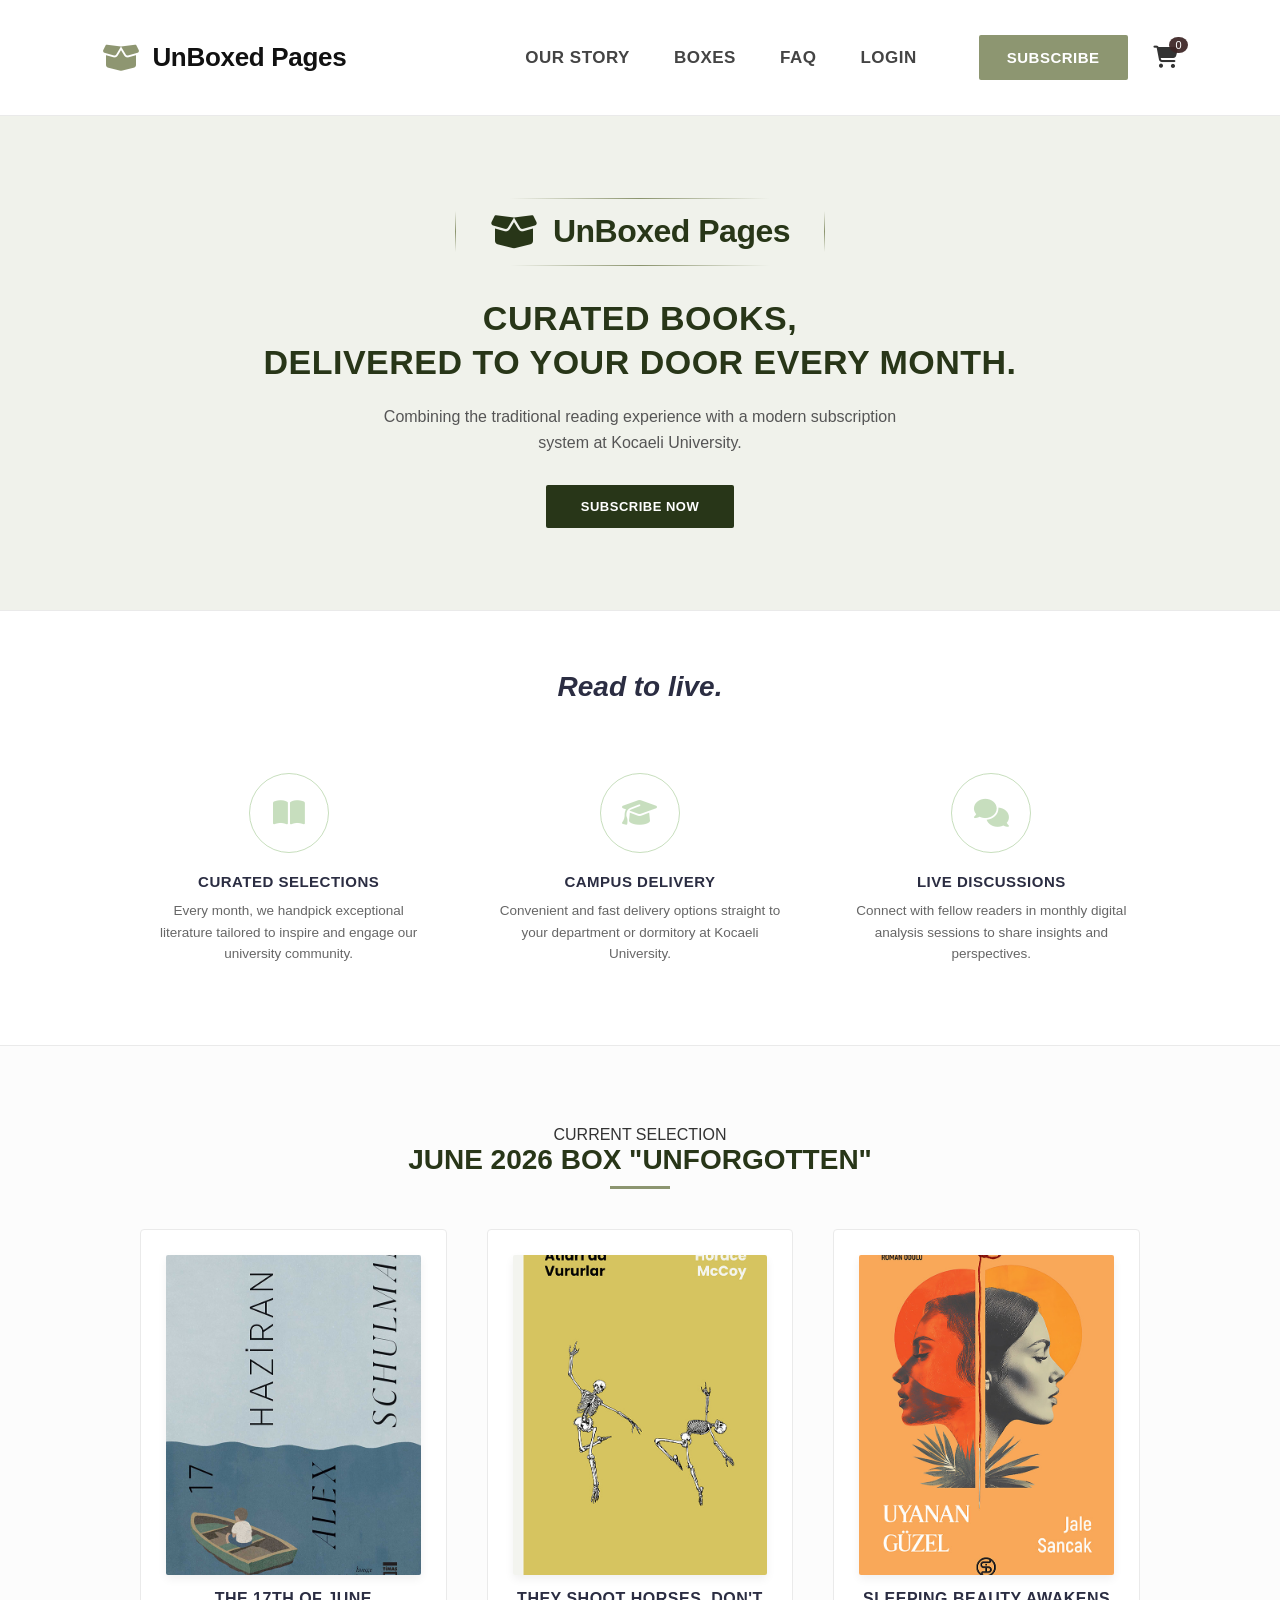
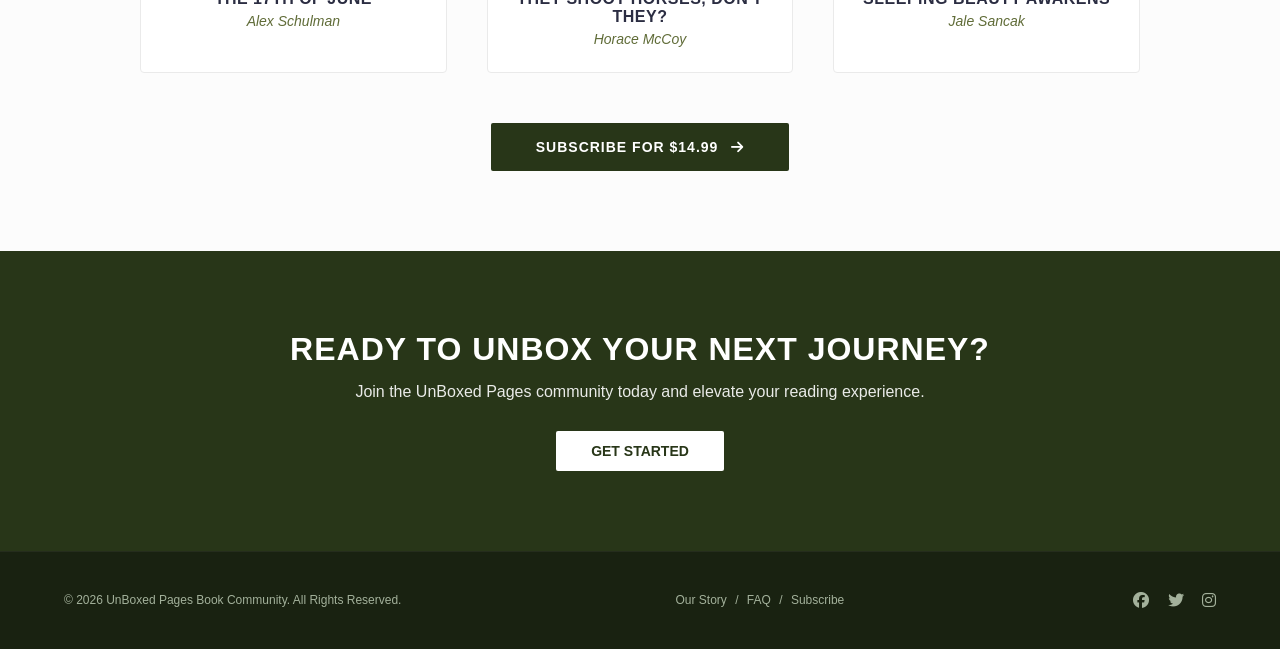
<file: index/index.html>
<!DOCTYPE html>
<html lang="en">
<head>
    <meta charset="UTF-8">
    <meta name="viewport" content="width=device-width, initial-scale=1.0">
    <title>UnBoxed Pages - Book Community</title>
    <link rel="stylesheet" href="index.css">
    <link rel="stylesheet" href="https://cdnjs.cloudflare.com/ajax/libs/font-awesome/6.4.0/css/all.min.css">
</head>
<body>

    <!-- NAVBAR -->
   <header class="navbar">
        <div class="logo" onclick="window.location.href='../index/index.html'">
            <i class="fa-solid fa-box-open"></i>
            <span>UnBoxed Pages</span>    
        </div>
        <nav class="nav-links">
            <a href="../story/story.html">OUR STORY</a>
            <a href="../boxes/boxes.html">BOXES</a>
            <a href="../FAQ/FAQ.html">FAQ</a>
            <a href="../signin/signin.html" class="login-btn">LOGIN</a>
        </nav>
        <div class="nav-actions">
            <a href="../signin/subscribe.html" class="subscribe-nav-btn">SUBSCRIBE</a>
            <a href="../cart/cart.html" class="cart-icon">
                <i class="fa-solid fa-shopping-cart"></i>
                <span class="cart-badge" id="cart-badge">1</span>
            </a>
        </div>
    </header>

    <!-- HERO MİNİMALİST -->
    <section class="hero-minimalist">
        <div class="hero-minimal-content">
            <div class="hero-center-logo">
                <i class="fa-solid fa-box-open"></i>
                <h2>UnBoxed Pages</h2>
            </div>
            <h1>CURATED BOOKS,<br>DELIVERED TO YOUR DOOR EVERY MONTH.</h1>
            <p>Combining the traditional reading experience with a modern subscription system at Kocaeli University.</p>
            <a href="../signin/subscribe.html" class="hero-btn-dark">SUBSCRIBE NOW</a>
        </div>
    </section>

    <!-- FEATURES -->
    <section class="features">
        <h2 class="section-title">Read to live.</h2>
        <div class="features-grid">
            <div class="feature-card">
                <div class="icon-circle"><i class="fa-solid fa-book-open"></i></div>
                <h3>CURATED SELECTIONS</h3>
                <p>Every month, we handpick exceptional literature tailored to inspire and engage our university community.</p>
            </div>
            <div class="feature-card">
                <div class="icon-circle"><i class="fa-solid fa-graduation-cap"></i></div>
                <h3>CAMPUS DELIVERY</h3>
                <p>Convenient and fast delivery options straight to your department or dormitory at Kocaeli University.</p>
            </div>
            <div class="feature-card">
                <div class="icon-circle"><i class="fa-solid fa-comments"></i></div>
                <h3>LIVE DISCUSSIONS</h3>
                <p>Connect with fellow readers in monthly digital analysis sessions to share insights and perspectives.</p>
            </div>
        </div>
    </section>
    <section class="months-box" id="months-box">
        <span class="section-tag">CURRENT SELECTION</span>
        <h2 class="box-title" style="font-size: 28px; color: #283618; margin-bottom: 10px; font-weight: 700;">JUNE 2026 BOX "UNFORGOTTEN"</h2>
        <div class="story-divider" style="width: 60px; height: 3px; background-color: #606c38b6; margin: 0 auto 40px auto;"></div>
        
        <div class="books-grid">
    <!-- Kitap 1: The 17th of June -->
    <div class="book-card">
        <div class="book-img-container">
            <img src="../images/1b82a1.png" alt="The 17th of June" class="book-cover">
        </div>
        <h3>THE 17TH OF JUNE</h3>
        <p>Alex Schulman</p>
    </div>

    <!-- Kitap 2: They Shoot Horses, Don't They? -->
    <div class="book-card">
        <div class="book-img-container">
            <img src="../images/atlari-da-vururlar.jpg" alt="They Shoot Horses, Don't They?" class="book-cover">
        </div>
        <h3>THEY SHOOT HORSES, DON'T THEY?</h3>
        <p>Horace McCoy</p>
    </div>

    <!-- Kitap 3: Sleeping Beauty Awakens -->
    <div class="book-card">
        <div class="book-img-container">
            <img src="../images/uyanan-guzel.jpg" alt="Sleeping Beauty Awakens" class="book-cover">
        </div>
        <h3>SLEEPING BEAUTY AWAKENS</h3>
        <p>Jale Sancak</p>
    </div>
</div>

        <div class="action-wrapper" style="margin-top: 20px;">
            <a href="../signin/subscribe.html" class="big-green-btn">SUBSCRIBE FOR $14.99 <i class="fa-solid fa-arrow-right" style="margin-left: 8px; font-size: 14px;"></i></a>
        </div>
    </section>

    <!-- ACTION -->
    <section class="cta-blue">
        <h2>READY TO UNBOX YOUR NEXT JOURNEY?</h2>
        <p>Join the UnBoxed Pages community today and elevate your reading experience.</p>
        <a href="../signin/subscribe.html" class="cta-white-btn">GET STARTED</a>
    </section>

    <!-- MAIN FOOTER  -->
    <footer class="main-footer">
        <div class="footer-bottom">
            <p>&copy; 2026 UnBoxed Pages Book Community. All Rights Reserved.</p>
            <div class="footer-links">
                <a href="../story/story.html">Our Story</a> / 
                <a href="../faq/faq.html">FAQ</a> / 
                <a href="../signin/subscribe.html">Subscribe</a>
            </div>
            <div class="footer-socials">
                <i class="fa-brands fa-facebook"></i>
                <i class="fa-brands fa-twitter"></i>
                <i class="fa-brands fa-instagram"></i>
            </div>
        </div>
    </footer>

    <script>
        document.addEventListener("DOMContentLoaded", () => {
            const badge = document.getElementById('cart-badge');
            if (badge) {
                let cart = JSON.parse(localStorage.getItem('unboxed_cart')) || [];
                let altCount = localStorage.getItem('cartCount');
                
                if (cart.length > 0) {
                    badge.innerText = cart.length;
                } else if (altCount !== null) {
                    badge.innerText = altCount;
                } else {
                    badge.innerText = "0";
                }
            }
        });

        function addToCart(event) {
            event.preventDefault(); 
            
            const badge = document.getElementById('cart-badge');
            if (badge) {
                let currentCount = parseInt(badge.innerText);
                let newCount = currentCount + 1;
                
                badge.innerText = newCount;
                localStorage.setItem('cartCount', newCount);
                
                alert("Box has been successfully added! Total items in cart: " + newCount);
            }
        }
    </script>

</body>
</html>
</file>
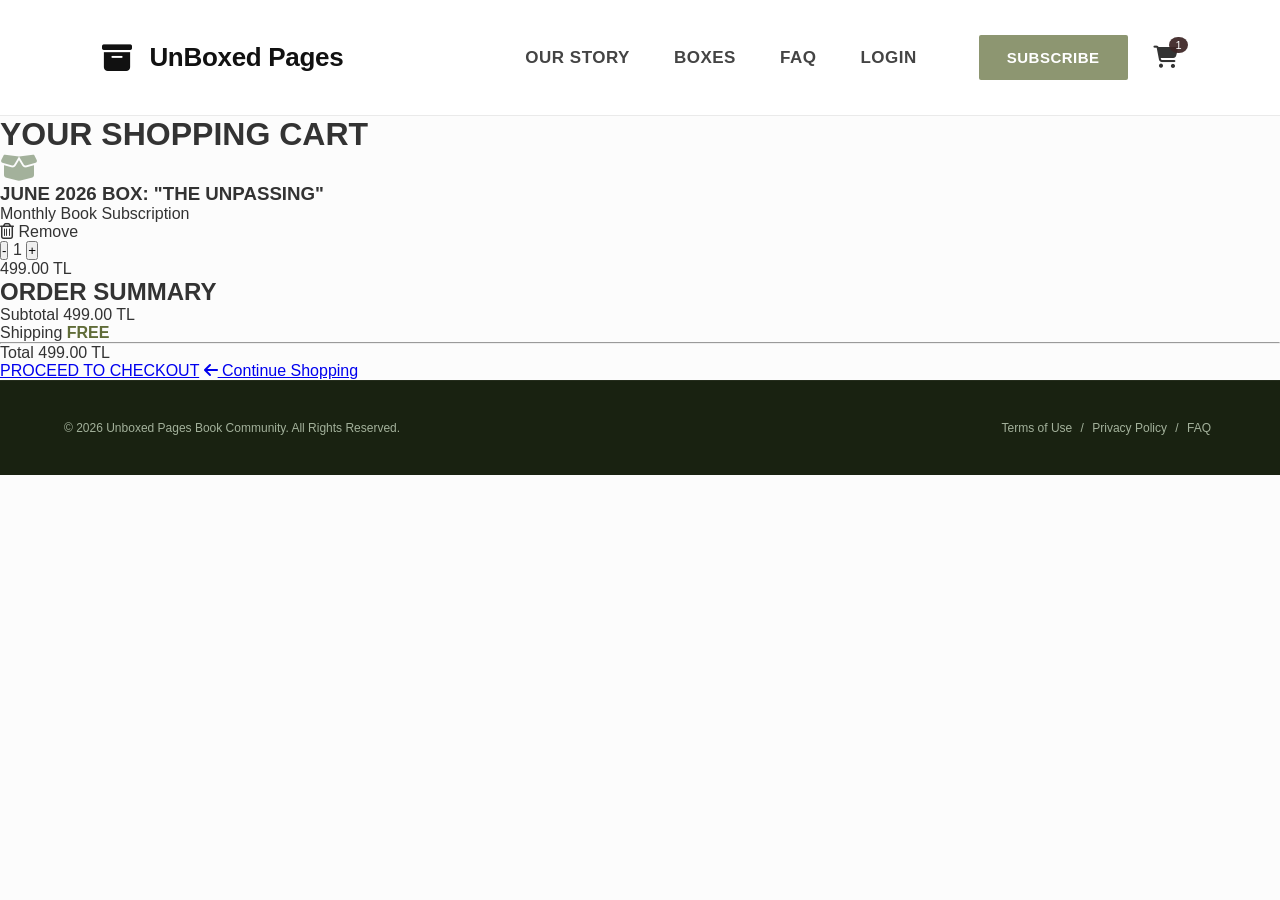
<file: cart.html>
<!DOCTYPE html>
<html lang="en">
<head>
    <meta charset="UTF-8">
    <meta name="viewport" content="width=device-width, initial-scale=1.0">
    <title>Your Cart - Unboxed Pages</title>
    <link rel="stylesheet" href="index/index.css">
    <link rel="stylesheet" href="https://cdnjs.cloudflare.com/ajax/libs/font-awesome/6.4.0/css/all.min.css">
</head>
<body>

    <!-- NAVBAR -->
    <header class="navbar">
        <div class="logo">
            <i class="fa-solid fa-box-archive" style="color: #111111;"></i>
            <span style="color: #111111; font-weight: 700; margin-left: 5px;">UnBoxed Pages</span>    
        </div>
        <nav class="nav-links">
            <a href="../story/story.html">OUR STORY</a>
            <a href="../boxes/boxes.html">BOXES</a>
            <a href="../FAQ/FAQ.html">FAQ</a>
            <a href="../signin/signin.html" class="login-btn">LOGIN</a>
        </nav>
        <div class="nav-actions">
            <a href="../signin/subscribe.html" class="subscribe-nav-btn">SUBSCRIBE</a>
            <a href="../cart/cart.html" class="cart-icon">
                <i class="fa-solid fa-shopping-cart"></i>
                <span class="cart-badge">1</span>
            </a>
        </div>
    </header>

    <!-- CART CONTAINER -->
    <main class="cart-container">
        <h1 class="cart-main-title">YOUR SHOPPING CART</h1>
        
        <div class="cart-wrapper">
            <!-- SEPETTEKİ ÜRÜNLER -->
            <div class="cart-items">
                <div class="cart-item-card">
                    <div class="cart-item-img">
                        <i class="fa-solid fa-box-open" style="font-size: 30px; color: #a3b19b;"></i>
                    </div>
                    <div class="cart-item-details">
                        <h3>JUNE 2026 BOX: "THE UNPASSING"</h3>
                        <p>Monthly Book Subscription</p>
                        <span class="cart-item-remove"><i class="fa-regular fa-trash-can"></i> Remove</span>
                    </div>
                    <div class="cart-item-quantity">
                        <button class="qty-btn">-</button>
                        <span>1</span>
                        <button class="qty-btn">+</button>
                    </div>
                    <div class="cart-item-price">
                        499.00 TL
                    </div>
                </div>
            </div>

            <!-- SİPARİŞ ÖZETİ -->
            <div class="cart-summary">
                <h2>ORDER SUMMARY</h2>
                <div class="summary-row">
                    <span>Subtotal</span>
                    <span>499.00 TL</span>
                </div>
                <div class="summary-row">
                    <span>Shipping</span>
                    <span style="color: #606c38; font-weight: 600;">FREE</span>
                </div>
                <hr class="summary-divider">
                <div class="summary-row total-row">
                    <span>Total</span>
                    <span>499.00 TL</span>
                </div>
                
                <a href="#" class="checkout-btn">PROCEED TO CHECKOUT</a>
                <a href="boxes/boxes.html" class="continue-shopping"><i class="fa-solid fa-arrow-left"></i> Continue Shopping</a>
            </div>
        </div>
    </main>

    <!-- FOOTER -->
    <footer class="main-footer">
        <div class="footer-bottom">
            <p>&copy; 2026 Unboxed Pages Book Community. All Rights Reserved.</p>
            <div class="footer-links">
                <a href="#">Terms of Use</a> / <a href="#">Privacy Policy</a> / <a href="#">FAQ</a>
            </div>
        </div>
    </footer>

</body>
</html>
</file>
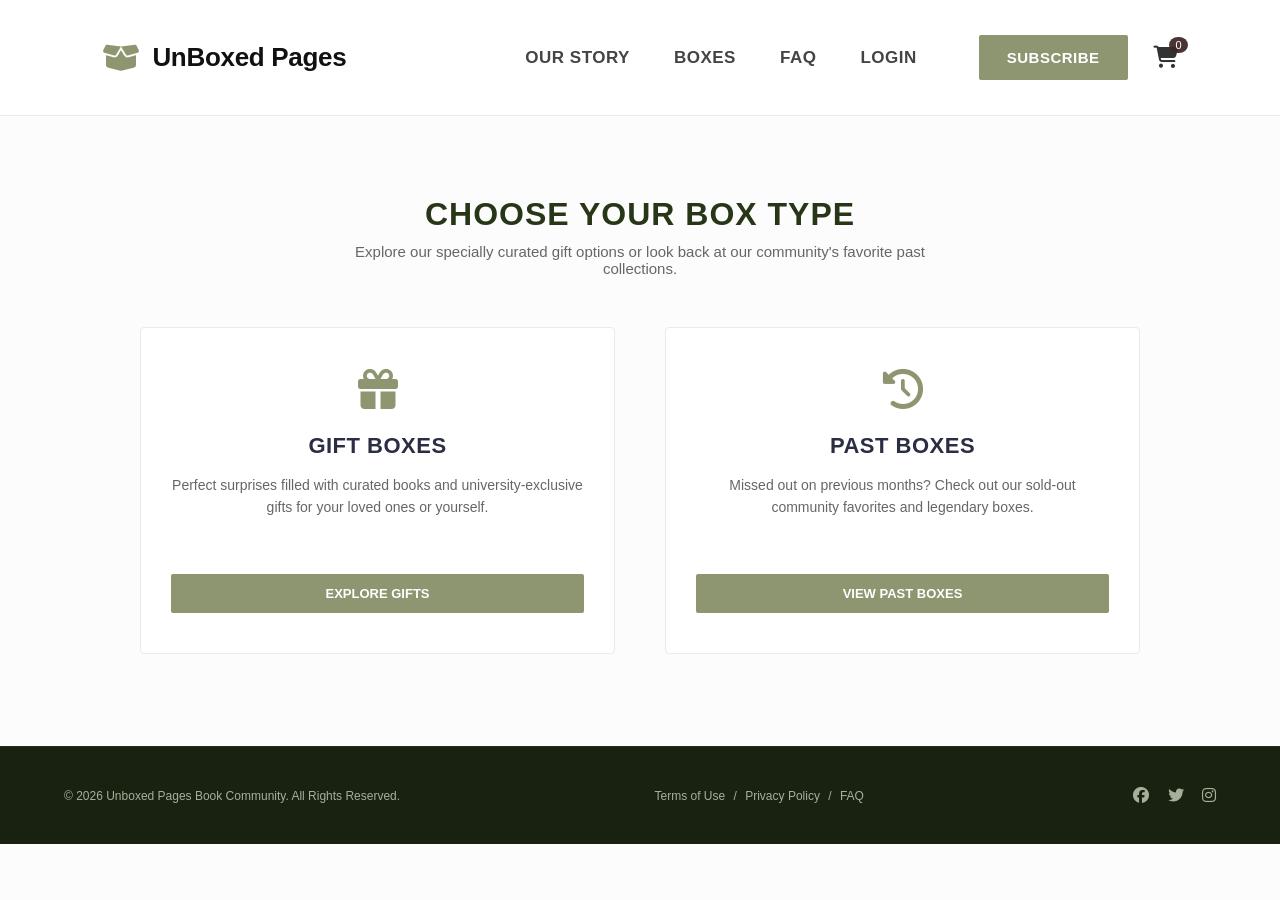
<file: boxes/boxes.html>
<!DOCTYPE html>
<html lang="en">
<head>
    <meta charset="UTF-8">
    <meta name="viewport" content="width=device-width, initial-scale=1.0">
    <title>Boxes - Unboxed Pages</title>
    <link rel="stylesheet" href="../index/index.css">
    <link rel="stylesheet" href="boxes.css">
    <link rel="stylesheet" href="https://cdnjs.cloudflare.com/ajax/libs/font-awesome/6.4.0/css/all.min.css">
</head>
<body>

    <header class="navbar">
        <div class="logo" onclick="window.location.href='../index/index.html'">
            <i class="fa-solid fa-box-open"></i>
            <span>UnBoxed Pages</span>    
        </div>
        <nav class="nav-links">
            <a href="../story/story.html">OUR STORY</a>
            <a href="../boxes/boxes.html">BOXES</a>
            <a href="../FAQ/FAQ.html">FAQ</a>
            <a href="../signin/signin.html" class="login-btn">LOGIN</a>
        </nav>
        <div class="nav-actions">
            <a href="../signin/subscribe.html" class="subscribe-nav-btn">SUBSCRIBE</a>
            <a href="../cart/cart.html" class="cart-icon">
                <i class="fa-solid fa-shopping-cart"></i>
                <span class="cart-badge" id="cart-badge">1</span>
            </a>
        </div>
    </header>

    <section class="boxes-selection-container">
        <h1 class="selection-main-title">CHOOSE YOUR BOX TYPE</h1>
        <p class="selection-subtitle">Explore our specially curated gift options or look back at our community's favorite past collections.</p>
        
        <div class="selection-grid">
            
            <div class="selection-card">
                <div class="selection-icon-box">
                    <i class="fa-solid fa-gift"></i>
                </div>
                <h2>GIFT BOXES</h2>
                <p>Perfect surprises filled with curated books and university-exclusive gifts for your loved ones or yourself.</p>
                <a href="giftBoxes.html" class="selection-btn">EXPLORE GIFTS</a>
            </div>

            <div class="selection-card">
                <div class="selection-icon-box">
                    <i class="fa-solid fa-history"></i>
                </div>
                <h2>PAST BOXES</h2>
                <p>Missed out on previous months? Check out our sold-out community favorites and legendary boxes.</p>
                <a href="pastBoxes.html" class="selection-btn">VIEW PAST BOXES</a>
            </div>

        </div>
    </section>

    <footer class="main-footer">
        <div class="footer-bottom">
            <p>&copy; 2026 Unboxed Pages Book Community. All Rights Reserved.</p>
            <div class="footer-links">
                <a href="#">Terms of Use</a> / <a href="#">Privacy Policy</a> / <a href="#">FAQ</a>
            </div>
            <div class="footer-socials">
                <i class="fa-brands fa-facebook"></i>
                <i class="fa-brands fa-twitter"></i>
                <i class="fa-brands fa-instagram"></i>
            </div>
        </div>
    </footer>

    <script>
        document.addEventListener("DOMContentLoaded", () => {
            const badge = document.getElementById('cart-badge');
            if (badge) {
                let cart = JSON.parse(localStorage.getItem('unboxed_cart')) || [];
                badge.innerText = cart.length;
            }
        });
    </script>
</body>
</html>
</file>
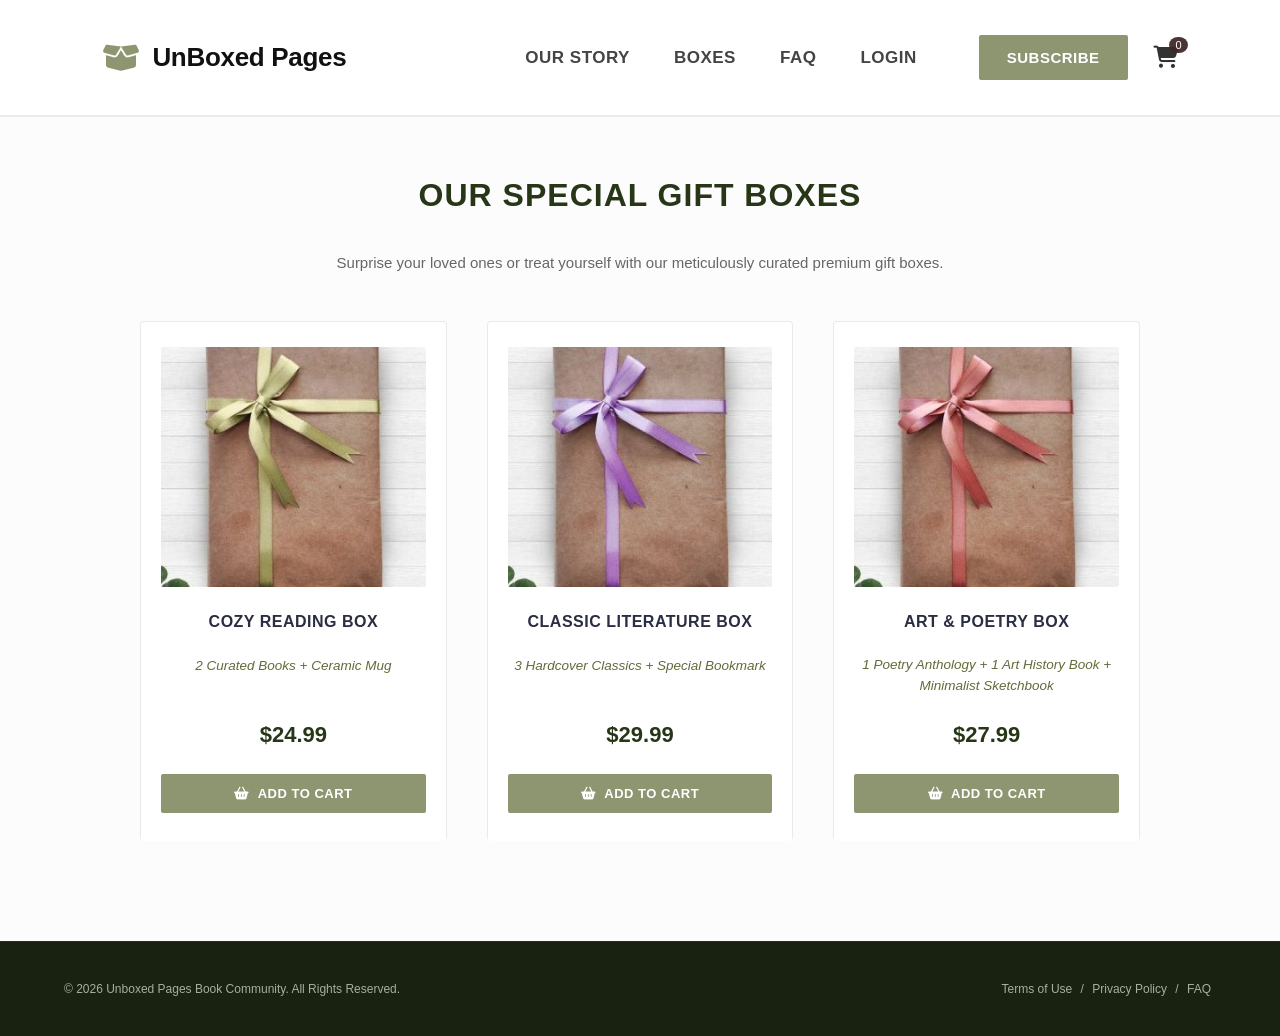
<file: boxes/giftBoxes.html>
<!DOCTYPE html>
<html lang="en">
<head>
    <meta charset="UTF-8">
    <meta name="viewport" content="width=device-width, initial-scale=1.0">
    <title>Gift Boxes - Unboxed Pages</title>
    <link rel="stylesheet" href="../index/index.css"> 
    <link rel="stylesheet" href="giftBoxes.css">      
    <link rel="stylesheet" href="https://cdnjs.cloudflare.com/ajax/libs/font-awesome/6.4.0/css/all.min.css">
</head>
<body>

    <header class="navbar">
        <div class="logo" onclick="window.location.href='../index/index.html'">
            <i class="fa-solid fa-box-open"></i>
            <span>UnBoxed Pages</span>    
        </div>
        <nav class="nav-links">
            <a href="../story/story.html">OUR STORY</a>
            <a href="../boxes/boxes.html">BOXES</a>
            <a href="../FAQ/FAQ.html">FAQ</a>
            <a href="../signin/signin.html" class="login-btn">LOGIN</a>
        </nav>
        <div class="nav-actions">
            <a href="../subscribe/subscribe.html" class="subscribe-nav-btn">SUBSCRIBE</a>
            <a href="../cart/cart.html" class="cart-icon">
                <i class="fa-solid fa-shopping-cart"></i>
                <span class="cart-badge" id="cart-badge">1</span>
            </a>
        </div>
    </header>

    <main class="months-box">
        <h1 class="box-title" style="font-size: 32px; color: #283618;">OUR SPECIAL GIFT BOXES</h1>
        <p style="margin-bottom: 50px; color: #666; font-size: 15px;">Surprise your loved ones or treat yourself with our meticulously curated premium gift boxes.</p>
        
        <div class="books-grid">
            <div class="book-card">
                <div class="book-img-placeholder">
                    <img src="../images/cozy-box.jpg" alt="Cozy Reading Box" class="product-img">
                </div>
                <h3>COZY READING BOX</h3>
                <p>2 Curated Books + Ceramic Mug</p>
                <div class="product-price">$24.99</div>
                <a href="#" class="add-to-cart-btn" onclick="addToCart(event)"><i class="fa-solid fa-basket-shopping"></i> ADD TO CART</a>
            </div>

            <div class="book-card">
                <div class="book-img-placeholder">
                    <img src="../images/classic-box.jpg" alt="Classic Literature Box" class="product-img">
                </div>
                <h3>CLASSIC LITERATURE BOX</h3>
                <p>3 Hardcover Classics + Special Bookmark</p>
                <div class="product-price">$29.99</div>
                <a href="#" class="add-to-cart-btn" onclick="addToCart(event)"><i class="fa-solid fa-basket-shopping"></i> ADD TO CART</a>
            </div>

            <div class="book-card">
                <div class="book-img-placeholder">
                    <img src="../images/poetry-box.jpg" alt="Art & Poetry Box" class="product-img">
                </div>
                <h3>ART & POETRY BOX</h3>
                <p>1 Poetry Anthology + 1 Art History Book + Minimalist Sketchbook</p>
                <div class="product-price">$27.99</div>
                <a href="#" class="add-to-cart-btn" onclick="addToCart(event)"><i class="fa-solid fa-basket-shopping"></i> ADD TO CART</a>
            </div>
        </div>
    </main>

    <footer class="main-footer">
        <div class="footer-bottom">
            <p>&copy; 2026 Unboxed Pages Book Community. All Rights Reserved.</p>
            <div class="footer-links">
                <a href="#">Terms of Use</a> / <a href="#">Privacy Policy</a> / <a href="#">FAQ</a>
            </div>
        </div>
    </footer>

    <script>
        document.addEventListener("DOMContentLoaded", updateCartBadge);

        function updateCartBadge() {
            const badge = document.getElementById('cart-badge');
            if (badge) {
                let cart = JSON.parse(localStorage.getItem('unboxed_cart')) || [];
                badge.innerText = cart.length;
            }
        }

        function addToCart(event) {
            event.preventDefault();
            const card = event.target.closest('.book-card');
            if (!card) return;

            const boxTitle = card.querySelector('h3').innerText;
            const boxPrice = card.querySelector('.product-price').innerText;
            
            const imgElement = card.querySelector('.product-img');
            const imgSrc = imgElement ? imgElement.getAttribute('src') : '';

            let cart = JSON.parse(localStorage.getItem('unboxed_cart')) || [];

            const newProduct = {
                title: boxTitle,
                price: boxPrice,
                icon: '', 
                image: imgSrc 
            };
            
            cart.push(newProduct);
            localStorage.setItem('unboxed_cart', JSON.stringify(cart));
            updateCartBadge();
            alert(`${boxTitle} has been successfully added to your cart!`);
        }
    </script>
</body>
</html>
</file>
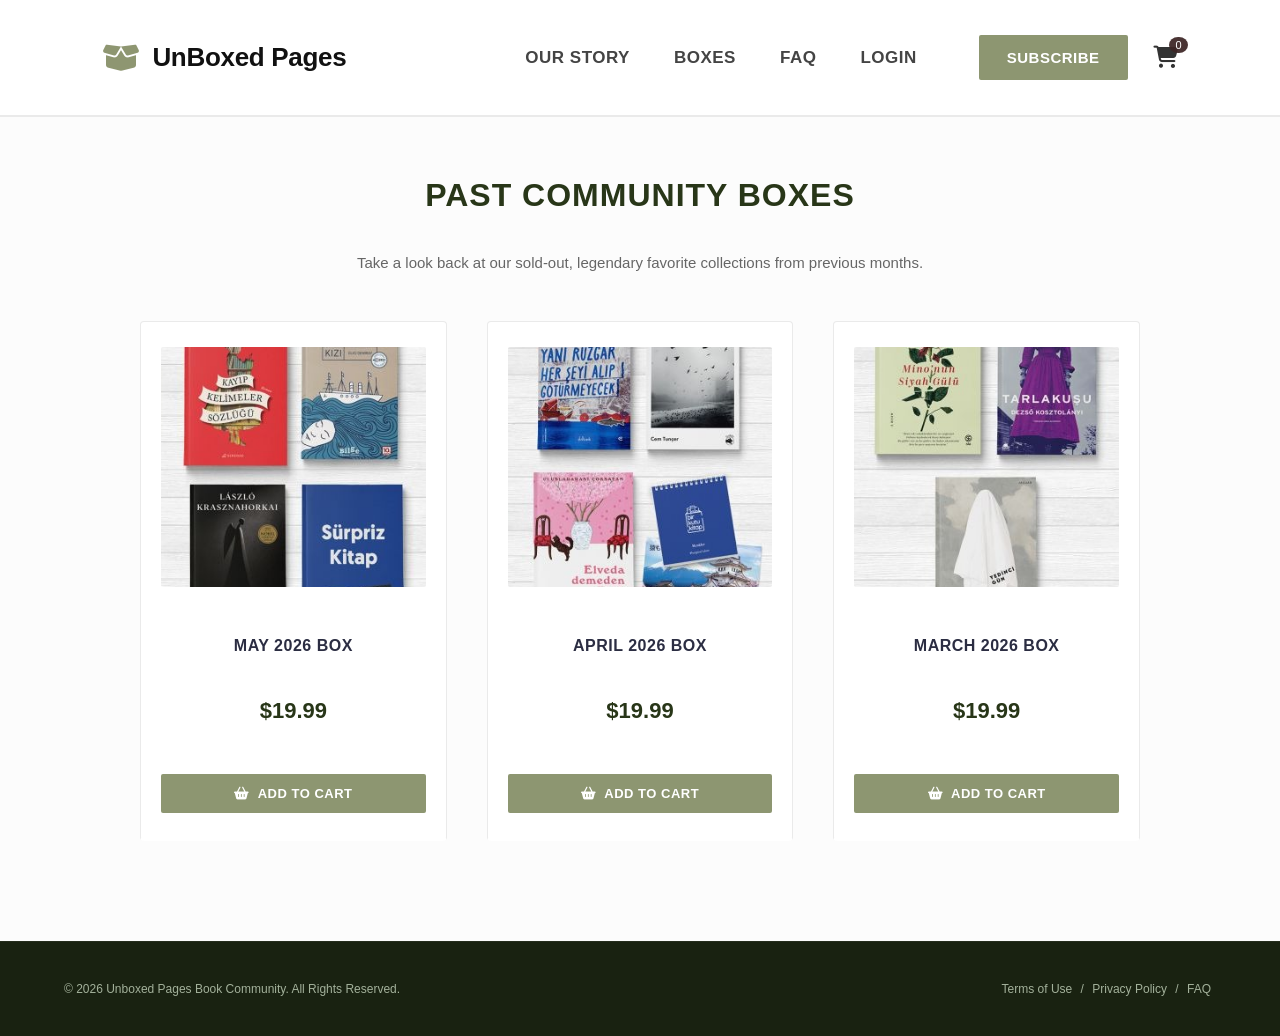
<file: boxes/pastBoxes.html>
<!DOCTYPE html>
<html lang="en">
<head>
    <meta charset="UTF-8">
    <meta name="viewport" content="width=device-width, initial-scale=1.0">
    <title>Past Boxes - Unboxed Pages</title>
    <link rel="stylesheet" href="../index/index.css"> <link rel="stylesheet" href="pastBoxes.css">      <link rel="stylesheet" href="https://cdnjs.cloudflare.com/ajax/libs/font-awesome/6.4.0/css/all.min.css">
</head>
<body>

    <header class="navbar">
        <div class="logo" onclick="window.location.href='../index/index.html'">
            <i class="fa-solid fa-box-open"></i>
            <span>UnBoxed Pages</span>    
        </div>
        <nav class="nav-links">
            <a href="../story/story.html">OUR STORY</a>
            <a href="../boxes/boxes.html">BOXES</a>
            <a href="../FAQ/FAQ.html">FAQ</a>
            <a href="../signin/signin.html" class="login-btn">LOGIN</a>
        </nav>
        <div class="nav-actions">
            <a href="../signin/subscribe.html" class="subscribe-nav-btn">SUBSCRIBE</a>
            <a href="../cart/cart.html" class="cart-icon">
                <i class="fa-solid fa-shopping-cart"></i>
                <span class="cart-badge" id="cart-badge">1</span>
            </a>
        </div>
    </header>

    <main class="months-box">
        <h1 class="box-title" style="font-size: 32px; color: #283618;">PAST COMMUNITY BOXES</h1>
        <p style="margin-bottom: 50px; color: #666; font-size: 15px;">Take a look back at our sold-out, legendary favorite collections from previous months.</p>
        
        <div class="books-grid">
            <div class="book-card">
                <div class="book-img-placeholder">
                    <img src="../images/may-box.jpg" alt="May 2026 Box" class="product-img">
                </div>
                <h3>MAY 2026 BOX</h3>
                <div class="product-price">$19.99</div>
                <a href="#" class="add-to-cart-btn" onclick="addToCart(event)"><i class="fa-solid fa-basket-shopping"></i> ADD TO CART</a>
            </div>

            <div class="book-card">
                <div class="book-img-placeholder">
                    <img src="../images/april-box.jpg" alt="April 2026 Box" class="product-img">
                </div>
                <h3>APRIL 2026 BOX</h3>
                <div class="product-price">$19.99</div>
                <a href="#" class="add-to-cart-btn" onclick="addToCart(event)"><i class="fa-solid fa-basket-shopping"></i> ADD TO CART</a>
            </div>

            <div class="book-card">
                <div class="book-img-placeholder">
                    <img src="../images/march-box.jpg" alt="March 2026 Box" class="product-img">
                </div>
                <h3>MARCH 2026 BOX</h3>
                <div class="product-price">$19.99</div>
                <a href="#" class="add-to-cart-btn" onclick="addToCart(event)"><i class="fa-solid fa-basket-shopping"></i> ADD TO CART</a>
            </div>
        </div>
    </main>

    <footer class="main-footer">
        <div class="footer-bottom">
            <p>&copy; 2026 Unboxed Pages Book Community. All Rights Reserved.</p>
            <div class="footer-links">
                <a href="#">Terms of Use</a> / <a href="#">Privacy Policy</a> / <a href="#">FAQ</a>
            </div>
        </div>
    </footer>

    <script>
        document.addEventListener("DOMContentLoaded", updateCartBadge);

        function updateCartBadge() {
            const badge = document.getElementById('cart-badge');
            if (badge) {
                let cart = JSON.parse(localStorage.getItem('unboxed_cart')) || [];
                badge.innerText = cart.length;
            }
        }

        function addToCart(event) {
            event.preventDefault();
            const card = event.target.closest('.book-card');
            if (!card) return;

            const boxTitle = card.querySelector('h3').innerText;
            const boxPrice = card.querySelector('.product-price').innerText;
            const boxImg = card.querySelector('.product-img').getAttribute('src');

            let cart = JSON.parse(localStorage.getItem('unboxed_cart')) || [];
            cart.push({ title: boxTitle, price: boxPrice, image: boxImg, isIcon: false });
            localStorage.setItem('unboxed_cart', JSON.stringify(cart));

            updateCartBadge();
            alert(`${boxTitle} has been successfully added to your cart!`);
        }
    </script>
</body>
</html>
</file>
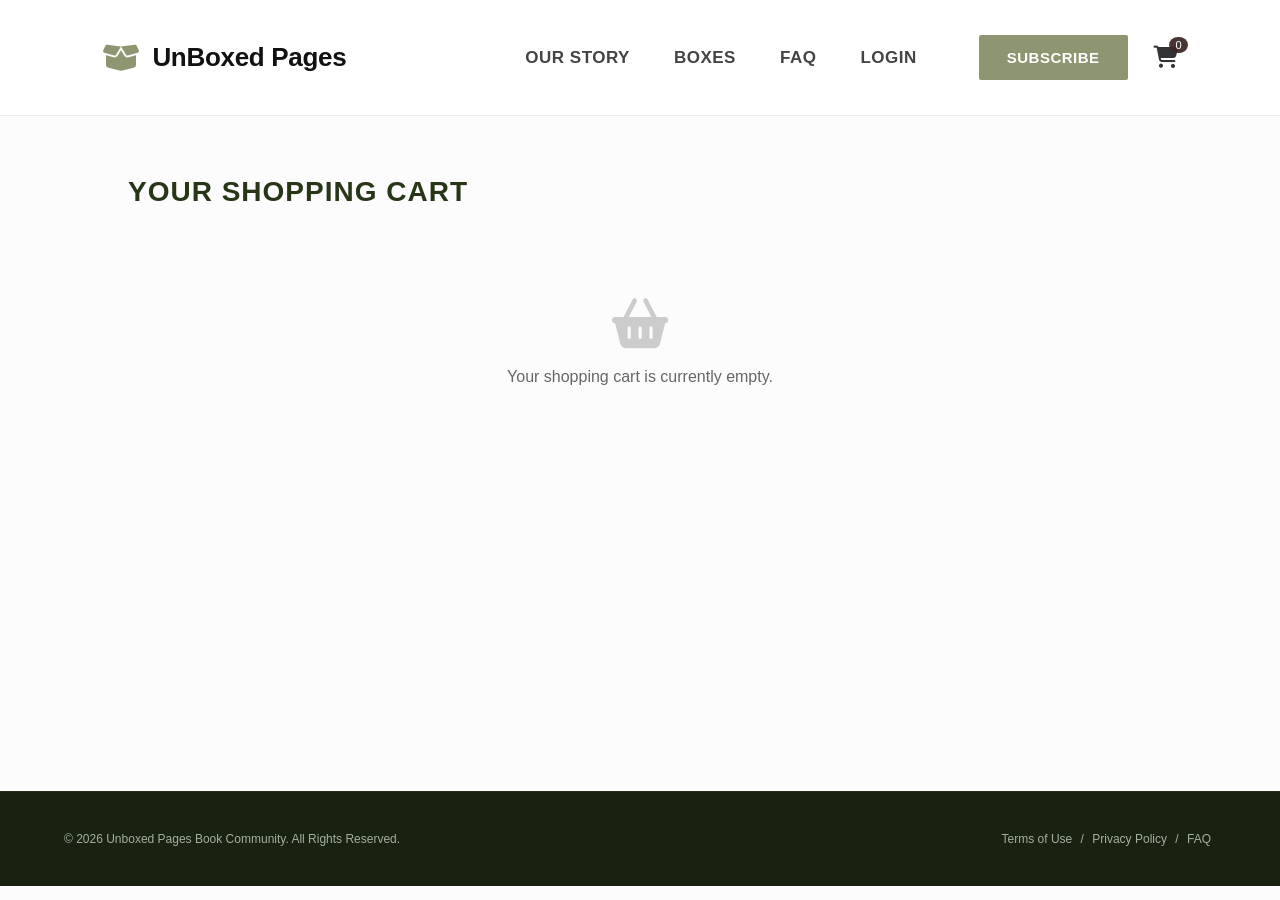
<file: cart/cart.html>
<!DOCTYPE html>
<html lang="en">
<head>
    <meta charset="UTF-8">
    <meta name="viewport" content="width=device-width, initial-scale=1.0">
    <title>Your Cart - Unboxed Pages</title>
    <link rel="stylesheet" href="../index/index.css">
    <link rel="stylesheet" href="cart.css">
    <link rel="stylesheet" href="https://cdnjs.cloudflare.com/ajax/libs/font-awesome/6.4.0/css/all.min.css">
</head>
<body>

    <!-- NAVBAR -->
    <header class="navbar">
        <div class="logo" onclick="window.location.href='../index/index.html'">
            <i class="fa-solid fa-box-open"></i>
            <span>UnBoxed Pages</span>    
        </div>
        <nav class="nav-links">
            <a href="../story/story.html">OUR STORY</a>
            <a href="../boxes/boxes.html">BOXES</a>
            <a href="../FAQ/FAQ.html">FAQ</a>
            <a href="../signin/signin.html" class="login-btn">LOGIN</a>
        </nav>
        <div class="nav-actions">
            <a href="../signin/subscribe.html" class="subscribe-nav-btn">SUBSCRIBE</a>
            <a href="../cart/cart.html" class="cart-icon">
                <i class="fa-solid fa-shopping-cart"></i>
                <span class="cart-badge" id="cart-badge">1</span>
            </a>
        </div>
    </header>

    <!-- CART CONTAINER -->
    <main class="cart-container">
        <h1 class="cart-main-title">YOUR SHOPPING CART</h1>
        
        <div id="empty-cart-msg" style="display: none; text-align: center; padding: 50px 0;">
            <i class="fa-solid fa-basket-shopping" style="font-size: 50px; color: #ccc; margin-bottom: 20px;"></i>
            <p style="color: #666; font-size: 16px;">Your shopping cart is currently empty.</p>
        </div>

        <div class="cart-wrapper" id="cart-main-wrapper">
            <!-- SEPETTEKİ ÜRÜNLER -->
            <div class="cart-items" id="cart-items-list">
                <div class="cart-item-card">
                    <div class="cart-item-img">
                        <i class="fa-solid fa-box-open" style="font-size: 30px; color: #a3b19b;"></i>
                    </div>
                    <div class="cart-item-details">
                        <h3>JUNE 2026 BOX: "THE UNPASSING"</h3>
                        <p>Monthly Book Subscription</p>
                        <span class="cart-item-remove"><i class="fa-regular fa-trash-can"></i> Remove</span>
                    </div>
                    <div class="cart-item-quantity">
                        <button class="qty-btn">-</button>
                        <span>1</span>
                        <button class="qty-btn">+</button>
                    </div>
                    <div class="cart-item-price">
                        499.00 TL
                    </div>
                </div>
            </div>

            <!-- SİPARİŞ ÖZETİ -->
            <div class="cart-summary">
                <h2>ORDER SUMMARY</h2>
                <div class="summary-row">
                    <span>Subtotal</span>
                    <span id="summary-subtotal">$0.00</span>
                </div>
                <div class="summary-row">
                    <span>Shipping</span>
                    <span style="color: #606c38; font-weight: 600;">FREE</span>
                </div>
                <hr class="summary-divider">
                <div class="summary-row total-row">
                    <span>Total</span>
                    <span id="summary-total">$0.00</span>
                </div>
                
                <a href="#" class="checkout-btn" onclick="checkoutCart(event)">PROCEED TO CHECKOUT</a>
                <a href="../boxes/boxes.html" class="continue-shopping"><i class="fa-solid fa-arrow-left"></i> Continue Shopping</a>
            </div>
        </div>
    </main>

    <!-- FOOTER -->
    <footer class="main-footer">
        <div class="footer-bottom">
            <p>&copy; 2026 Unboxed Pages Book Community. All Rights Reserved.</p>
            <div class="footer-links">
                <a href="#">Terms of Use</a> / <a href="#">Privacy Policy</a> / <a href="#">FAQ</a>
            </div>
        </div>
    </footer>

    <script>
        document.addEventListener("DOMContentLoaded", loadCartPage);

        function loadCartPage() {
            const listContainer = document.getElementById('cart-items-list');
            const mainWrapper = document.getElementById('cart-main-wrapper');
            const emptyMsg = document.getElementById('empty-cart-msg');
            const badge = document.getElementById('cart-badge');
            
            const subtotalEl = document.getElementById('summary-subtotal');
            const totalEl = document.getElementById('summary-total');

            let cart = JSON.parse(localStorage.getItem('unboxed_cart')) || [];
            
            if (badge) badge.innerText = cart.length;

            if (cart.length === 0) {
                mainWrapper.style.display = 'none';
                emptyMsg.style.display = 'block';
                return;
            }

            mainWrapper.style.display = 'flex';
            emptyMsg.style.display = 'none';
            listContainer.innerHTML = '';

            let totalSum = 0;

            cart.forEach((item, index) => {
                let currentPrice = parseFloat(item.price.replace('$', '')) || 0;
                totalSum += currentPrice;

                let imageHtml = '';
                if (item.isIcon) {
                    imageHtml = `<i class="fa-solid ${item.image}" style="font-size: 30px; color: #a3b19b;"></i>`;
                } else {
                    imageHtml = `<img src="${item.image}" alt="${item.title}" style="width: 100%; height: 100%; object-fit: cover; border-radius: 2px;">`;
                }

                listContainer.innerHTML += `
                    <div class="cart-item-card">
                        <div class="cart-item-img">
                            ${imageHtml}
                        </div>
                        <div class="cart-item-details">
                            <h3>${item.title}</h3>
                            <p>Monthly Book Subscription</p>
                            <span class="cart-item-remove" onclick="removeCartItem(${index})"><i class="fa-regular fa-trash-can"></i> Remove</span>
                        </div>
                        <div class="cart-item-quantity">
                            <button class="qty-btn" onclick="event.preventDefault()">-</button>
                            <span>1</span>
                            <button class="qty-btn" onclick="event.preventDefault()">+</button>
                        </div>
                        <div class="cart-item-price">
                            ${item.price}
                        </div>
                    </div>
                `;
            });

            subtotalEl.innerText = "$" + totalSum.toFixed(2);
            totalEl.innerText = "$" + totalSum.toFixed(2);
        }

        function removeCartItem(index) {
            let cart = JSON.parse(localStorage.getItem('unboxed_cart')) || [];
            cart.splice(index, 1);
            localStorage.setItem('unboxed_cart', JSON.stringify(cart));
            loadCartPage();
        }

        function checkoutCart(event) {
            event.preventDefault();
            alert("Thank you for your purchase! Connecting to Kocaeli University simulated payment gateway.");
            localStorage.removeItem('unboxed_cart');
            loadCartPage();
        }
    </script>
</body>
</html>
</file>
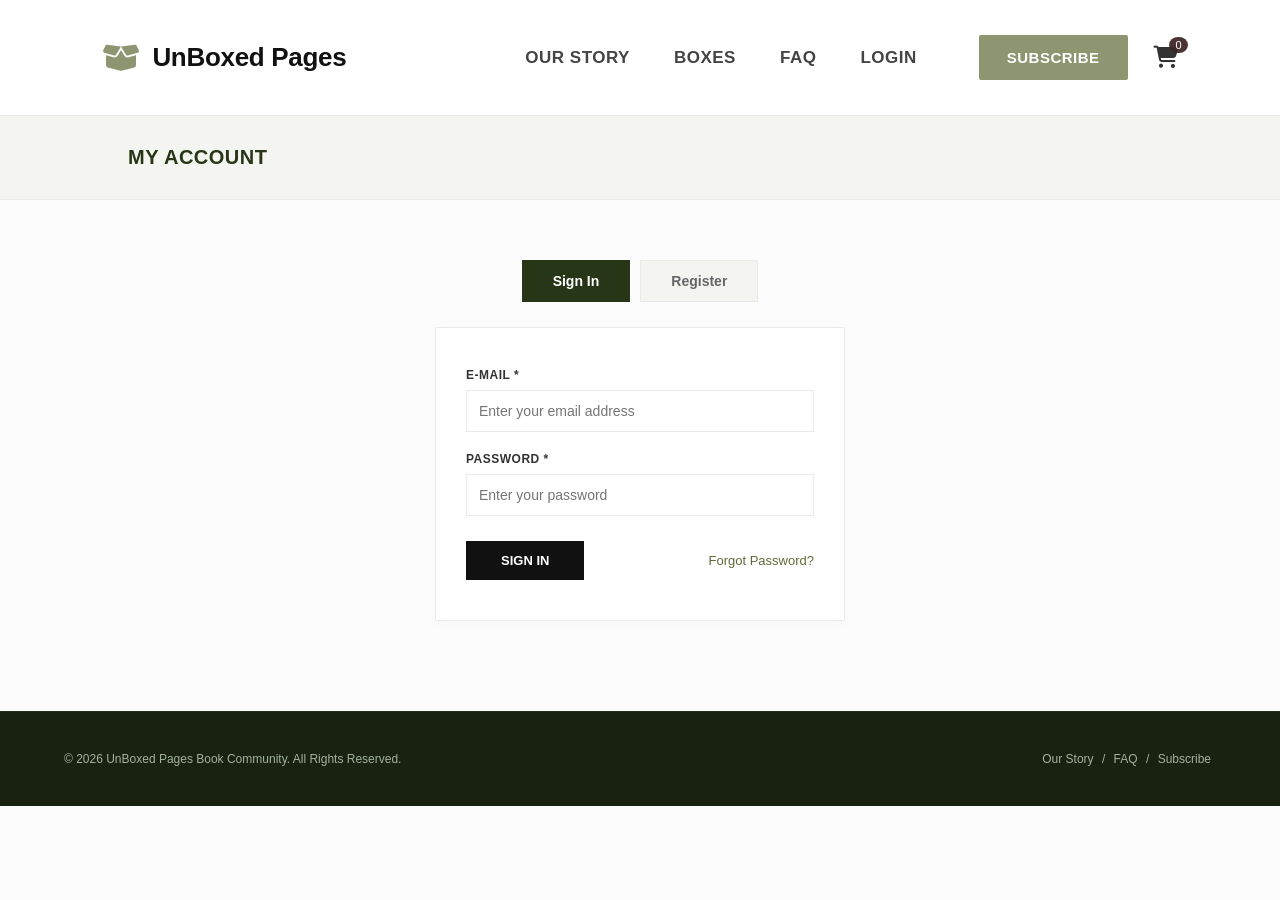
<file: signin/signin.html>
<!DOCTYPE html>
<html lang="en">
<head>
    <meta charset="UTF-8">
    <meta name="viewport" content="width=device-width, initial-scale=1.0">
    <title>Sign In - UnBoxed Pages</title>
    <link rel="stylesheet" href="../index/index.css">
    <link rel="stylesheet" href="signin.css">
    <link rel="stylesheet" href="https://cdnjs.cloudflare.com/ajax/libs/font-awesome/6.4.0/css/all.min.css">
</head>
<body>

    <header class="navbar">
        <div class="logo" onclick="window.location.href='../index/index.html'">
            <i class="fa-solid fa-box-open"></i>
            <span>UnBoxed Pages</span>    
        </div>
        <nav class="nav-links">
            <a href="../story/story.html">OUR STORY</a>
            <a href="../boxes/boxes.html">BOXES</a>
            <a href="../FAQ/FAQ.html">FAQ</a>
            <a href="../signin/signin.html" class="login-btn">LOGIN</a>
        </nav>
        <div class="nav-actions">
            <a href="../signin/subscribe.html" class="subscribe-nav-btn">SUBSCRIBE</a>
            <a href="../cart/cart.html" class="cart-icon">
                <i class="fa-solid fa-shopping-cart"></i>
                <span class="cart-badge" id="cart-badge">1</span>
            </a>
        </div>
    </header>

    <div class="account-header">
        <h1>MY ACCOUNT</h1>
    </div>

    <main class="login-wrapper">
        <div class="tab-menu">
            <button class="tab-btn active">Sign In</button>
            <button class="tab-btn">Register</button>
        </div>

        <div class="form-box">
            <form>
                <div class="form-input-group">
                    <label>E-MAIL *</label>
                    <input type="email" placeholder="Enter your email address" required>
                </div>
                <div class="form-input-group">
                    <label>PASSWORD *</label>
                    <input type="password" placeholder="Enter your password" required>
                </div>
                <div class="action-row">
                    <button type="submit" class="submit-login-btn">SIGN IN</button>
                    <a href="#" class="forgot-pass">Forgot Password?</a>
                </div>
            </form>
        </div>
    </main>

    <footer class="main-footer">
        <div class="footer-bottom">
            <p>&copy; 2026 UnBoxed Pages Book Community. All Rights Reserved.</p>
            <div class="footer-links">
                <a href="../story/story.html">Our Story</a> / 
                <a href="../faq/faq.html">FAQ</a> / 
                <a href="../subscribe/subscribe.html">Subscribe</a>
            </div>
        </div>
    </footer>

    <script>
        document.addEventListener("DOMContentLoaded", () => {
            const badge = document.getElementById('cart-badge');
            if (badge) {
                let cart = JSON.parse(localStorage.getItem('unboxed_cart')) || [];
                badge.innerText = cart.length;
            }
        });
    </script>

</body>
</html>
</file>
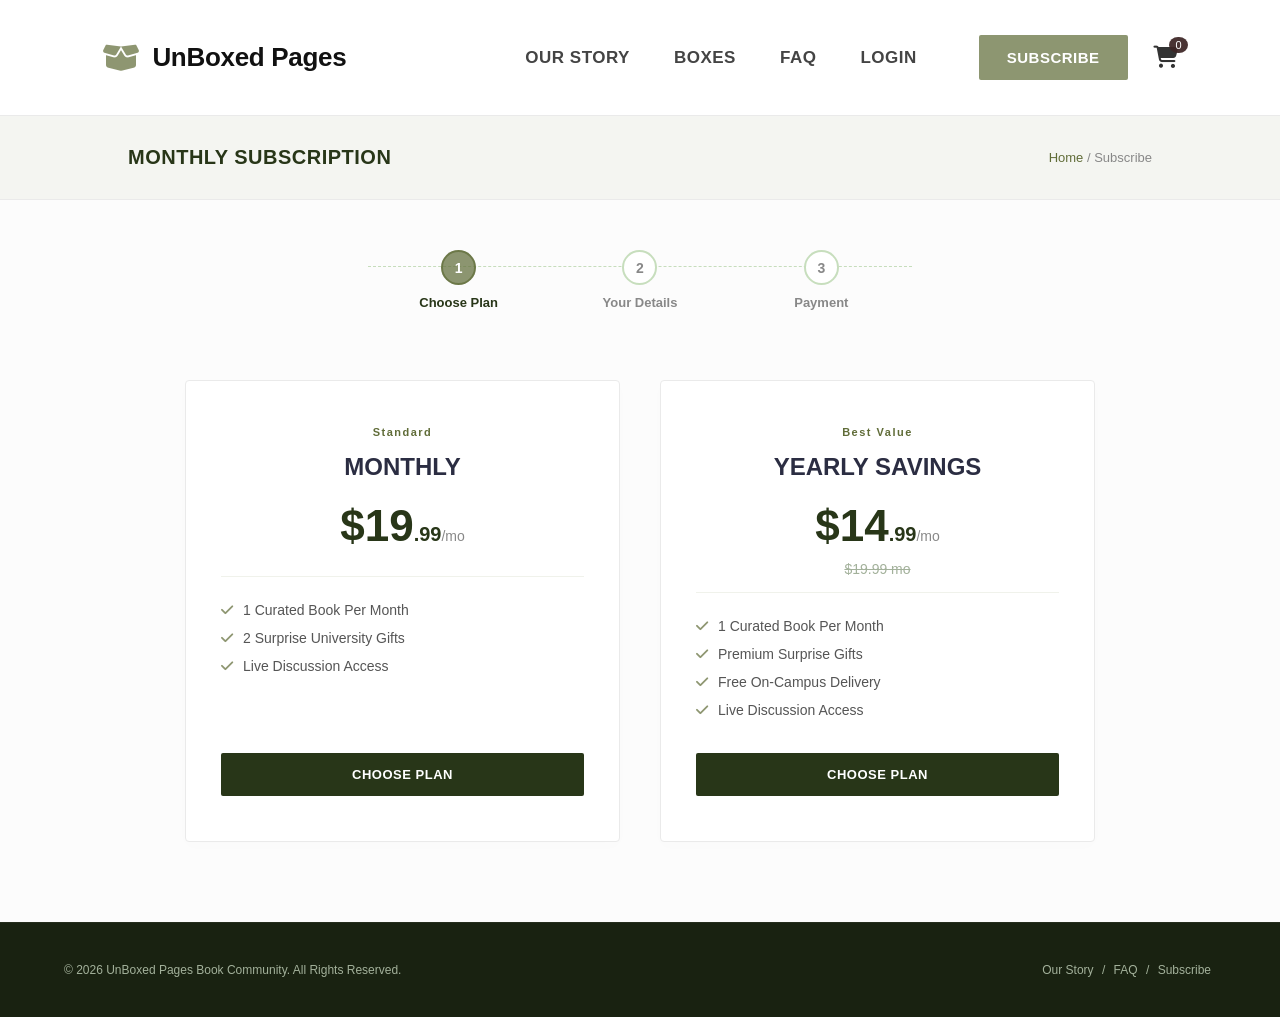
<file: signin/subscribe.html>
<!DOCTYPE html>
<html lang="en">
<head>
    <meta charset="UTF-8">
    <meta name="viewport" content="width=device-width, initial-scale=1.0">
    <title>Subscribe - UnBoxed Pages</title>
    <link rel="stylesheet" href="../index/index.css">
    <link rel="stylesheet" href="../signin/signin.css">
    <link rel="stylesheet" href="https://cdnjs.cloudflare.com/ajax/libs/font-awesome/6.4.0/css/all.min.css">
</head>
<body>

    <header class="navbar">
        <div class="logo" onclick="window.location.href='../index/index.html'">
            <i class="fa-solid fa-box-open"></i>
            <span>UnBoxed Pages</span>    
        </div>
        <nav class="nav-links">
            <a href="../story/story.html">OUR STORY</a>
            <a href="../boxes/boxes.html">BOXES</a>
            <a href="../FAQ/FAQ.html">FAQ</a>
            <a href="../signin/signin.html" class="login-btn">LOGIN</a>
        </nav>
        <div class="nav-actions">
            <a href="../signin/subscribe.html" class="subscribe-nav-btn">SUBSCRIBE</a>
            <a href="../cart/cart.html" class="cart-icon">
                <i class="fa-solid fa-shopping-cart"></i>
                <span class="cart-badge" id="cart-badge">1</span>            
            </a>
        </div>
    </header>

    <div class="sub-header-title">
        <h1>MONTHLY SUBSCRIPTION</h1>
        <div class="breadcrumb">
            <a href="../index/index.html">Home</a> / Subscribe
        </div>
    </div>

    <div class="steps-container">
        <div class="step-item active">
            <div class="step-number">1</div>
            <div class="step-label">Choose Plan</div>
        </div>
        <div class="step-item">
            <div class="step-number">2</div>
            <div class="step-label">Your Details</div>
        </div>
        <div class="step-item">
            <div class="step-number">3</div>
            <div class="step-label">Payment</div>
        </div>
        <div class="steps-line"></div>
    </div>

    <main class="pricing-container">
        <div class="price-card">
            <div>
                <span class="badge-recommended">Standard</span>
                <h2 class="plan-name">MONTHLY</h2>
                <div class="price-wrapper">
                    <span class="currency">$</span>19<span class="cents">.99</span><span class="period">/mo</span>
                </div>
                <ul class="plan-features-list">
                    <li><i class="fa-solid fa-check"></i> 1 Curated Book Per Month</li>
                    <li><i class="fa-solid fa-check"></i> 2 Surprise University Gifts</li>
                    <li><i class="fa-solid fa-check"></i> Live Discussion Access</li>
                </ul>
            </div>
            <a href="#" class="continue-btn">CHOOSE PLAN</a>
        </div>

        <div class="price-card">
            <div>
                <span class="badge-recommended">Best Value</span>
                <h2 class="plan-name">YEARLY SAVINGS</h2>
                <div class="price-wrapper">
                    <span class="currency">$</span>14<span class="cents">.99</span><span class="period">/mo</span>
                </div>
                <div class="old-price">$19.99 mo</div>
                <ul class="plan-features-list">
                    <li><i class="fa-solid fa-check"></i> 1 Curated Book Per Month</li>
                    <li><i class="fa-solid fa-check"></i> Premium Surprise Gifts</li>
                    <li><i class="fa-solid fa-check"></i> Free On-Campus Delivery</li>
                    <li><i class="fa-solid fa-check"></i> Live Discussion Access</li>
                </ul>
            </div>
            <a href="#" class="continue-btn">CHOOSE PLAN</a>
        </div>
    </main>

    <footer class="main-footer">
        <div class="footer-bottom">
            <p>&copy; 2026 UnBoxed Pages Book Community. All Rights Reserved.</p>
            <div class="footer-links">
                <a href="../story/story.html">Our Story</a> / 
                <a href="../faq/faq.html">FAQ</a> / 
                <a href="subscribe.html">Subscribe</a>
            </div>
        </div>
    </footer>

    <script>
        document.addEventListener("DOMContentLoaded", () => {
            const badge = document.getElementById('cart-badge');
            if (badge) {
                let cart = JSON.parse(localStorage.getItem('unboxed_cart')) || [];
                badge.innerText = cart.length;
            }
        });
    </script>

</body>
</html>
</file>
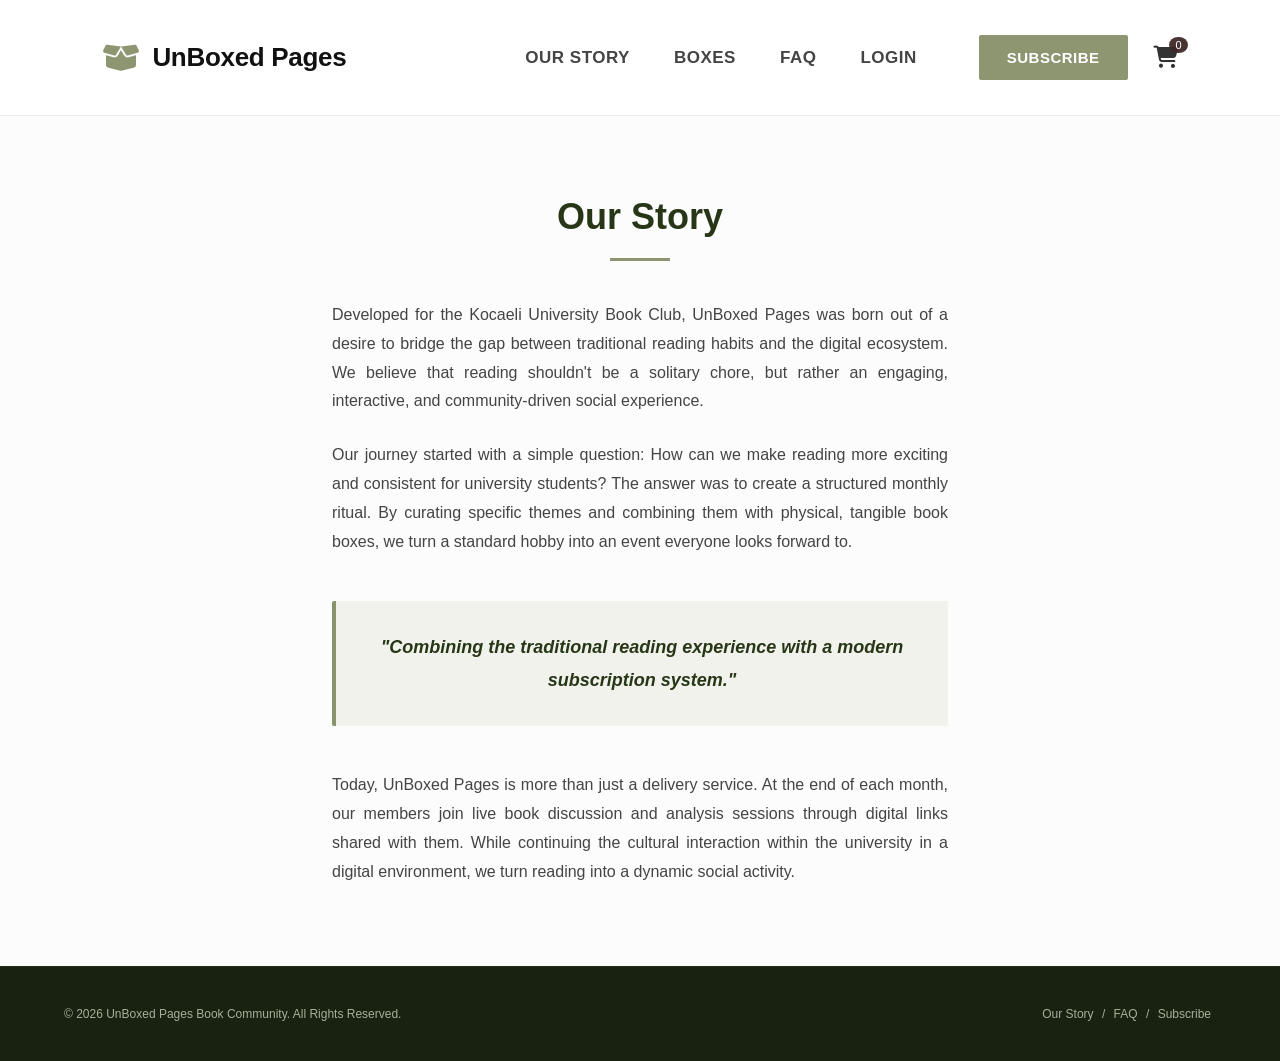
<file: story/story.html>
<!DOCTYPE html>
<html lang="en">
<head>
    <meta charset="UTF-8">
    <meta name="viewport" content="width=device-width, initial-scale=1.0">
    <title>Our Story - UnBoxed Pages</title>
    <link rel="stylesheet" href="../index/index.css">
    <link rel="stylesheet" href="story.css">
    <link rel="stylesheet" href="https://cdnjs.cloudflare.com/ajax/libs/font-awesome/6.4.0/css/all.min.css">
</head>
<body>

    <header class="navbar">
        <div class="logo" onclick="window.location.href='../index/index.html'">
            <i class="fa-solid fa-box-open"></i>
            <span>UnBoxed Pages</span>    
        </div>
        <nav class="nav-links">
            <a href="../story/story.html">OUR STORY</a>
            <a href="../boxes/boxes.html">BOXES</a>
            <a href="../FAQ/FAQ.html">FAQ</a>
            <a href="../signin/signin.html" class="login-btn">LOGIN</a>
        </nav>
        <div class="nav-actions">
            <a href="../signin/subscribe.html" class="subscribe-nav-btn">SUBSCRIBE</a>
            <a href="../cart/cart.html" class="cart-icon">
                <i class="fa-solid fa-shopping-cart"></i>
                <span class="cart-badge" id="cart-badge">1</span>
            </a>
        </div>
    </header>

    <main class="story-container">
        <h1>Our Story</h1>
        <div class="story-divider"></div>
        
        <div class="story-content">
            <p>Developed for the Kocaeli University Book Club, UnBoxed Pages was born out of a desire to bridge the gap between traditional reading habits and the digital ecosystem. We believe that reading shouldn't be a solitary chore, but rather an engaging, interactive, and community-driven social experience.</p>
            
            <p>Our journey started with a simple question: How can we make reading more exciting and consistent for university students? The answer was to create a structured monthly ritual. By curating specific themes and combining them with physical, tangible book boxes, we turn a standard hobby into an event everyone looks forward to.</p>
            
            <div class="story-highlight">
                "Combining the traditional reading experience with a modern subscription system."
            </div>
            
            <p>Today, UnBoxed Pages is more than just a delivery service. At the end of each month, our members join live book discussion and analysis sessions through digital links shared with them. While continuing the cultural interaction within the university in a digital environment, we turn reading into a dynamic social activity.</p>
        </div>
    </main>

    <footer class="main-footer">
        <div class="footer-bottom">
            <p>&copy; 2026 UnBoxed Pages Book Community. All Rights Reserved.</p>
            <div class="footer-links">
                <a href="story.html">Our Story</a> / 
                <a href="faq.html">FAQ</a> / 
                <a href="subscribe.html">Subscribe</a>
            </div>
        </div>
    </footer>

    <script>
        document.addEventListener("DOMContentLoaded", () => {
            const badge = document.getElementById('cart-badge');
            if (badge) {
                let cart = JSON.parse(localStorage.getItem('unboxed_cart')) || [];
                badge.innerText = cart.length;
            }
        });
    </script>

</body>
</html>
</file>
<file: index/index.css>
* {
    margin: 0;
    padding: 0;
    box-sizing: border-box;
    font-family: 'Segoe UI', Tahoma, Geneva, Verdana, sans-serif;
}

body {
    background-color: #fcfcfc;
    color: #333;
}

/* NAVBAR VE LOGO */
.navbar {
    display: flex;
    justify-content: space-between;
    align-items: center;
    padding: 35px 8%;
    background-color: #fff;
    border-bottom: 1px solid #eaeaea;
    position: sticky;
    top: 0;
    z-index: 1000;
}

.logo {
    display: flex;
    align-items: center;
    gap: 12px;
    font-size: 26px;
    font-weight: 700;
    color: #111111;
    cursor: pointer;
    user-select: none;
    text-transform: none; 
}

.logo i {
    color: #606c38b6;
    font-size: 30px;
    display: inline-block;
}

.logo span {
    color: #111111;
    font-family: 'Segoe UI', Tahoma, Geneva, Verdana, sans-serif;
    font-weight: 700;
    letter-spacing: -0.3px;
}

.nav-links {
    margin-left: auto;
    margin-right: 40px;
    display: flex;
    align-items: center;
}

.nav-links a {
    text-decoration: none;
    color: #444;
    margin: 0 22px;
    font-size: 17px;
    font-weight: 700;
    letter-spacing: 0.5px;
    transition: color 0.3s ease;
}

.nav-links a:hover {
    color: #606c38b6 !important;
}

.nav-actions {
    display: flex;
    align-items: center;
    gap: 25px;
}

.subscribe-nav-btn {
    background-color: #606c38b6;
    color: #fff !important;
    padding: 14px 28px;
    text-decoration: none;
    font-weight: bold;
    font-size: 15px;
    border-radius: 2px;
    transition: background-color 0.3s;
    letter-spacing: 0.5px;
}

.subscribe-nav-btn:hover {
    background-color: #4f582f;
}

.cart-icon {
    position: relative;
    color: #333;
    font-size: 22px;
    text-decoration: none;
    transition: color 0.3s;
}

.cart-icon:hover {
    color: #606c38b6;
}

.cart-badge {
    position: absolute;
    top: -8px;
    right: -10px;
    background-color: #3d2626ee;
    color: #fff;
    font-size: 11px;
    padding: 2px 6px;
    border-radius: 50%;
}

/* HERO SECTION */
.hero-minimalist {
    background-color: #f0f2eb;
    min-height: 55vh;
    display: flex;
    justify-content: center;
    align-items: center;
    text-align: center;
    padding: 40px 20px;
    border-bottom: 1px solid #eaeaea;
    width: 100%;
}

.hero-minimal-content {
    max-width: 800px;
    display: flex;
    flex-direction: column;
    align-items: center;
}

.hero-center-logo {
    display: inline-flex;
    flex-direction: row;
    align-items: center;
    justify-content: center;
    gap: 15px;
    color: #283618;
    margin: 0 auto 30px auto;
    padding: 15px 35px;
    cursor: default;
    user-select: none;
    position: relative;
}

.hero-center-logo::before {
    content: "";
    position: absolute;
    top: 0;
    left: 15%;
    right: 15%;
    height: 1px;
    background: linear-gradient(to right, transparent, rgba(96, 108, 56, 0.7) 50%, transparent);
}

.hero-center-logo::after {
    content: "";
    position: absolute;
    left: 0;
    top: 20%;
    bottom: 20%;
    width: 1px;
    background: linear-gradient(to bottom, transparent, rgba(96, 108, 56, 0.7) 50%, transparent);
}

.hero-center-logo h2::before {
    content: "";
    position: absolute;
    bottom: 0;
    left: 15%;
    right: 15%;
    height: 1px;
    background: linear-gradient(to right, transparent, rgba(96, 108, 56, 0.7) 50%, transparent);
}

.hero-center-logo h2::after {
    content: "";
    position: absolute;
    right: 0;
    top: 20%;
    bottom: 20%;
    width: 1px;
    background: linear-gradient(to bottom, transparent, rgba(96, 108, 56, 0.7) 50%, transparent);
}

.hero-center-logo i {
    font-size: 38px;
    color: #283618;
}

.hero-center-logo h2 {
    font-size: 32px;
    font-weight: 700;
    letter-spacing: -0.5px;
    margin: 0;
    text-transform: none;
    color: #283618;
}

.hero-minimal-content h1 {
    font-size: 34px;
    color: #283618;
    letter-spacing: 0.5px;
    margin-bottom: 20px;
    line-height: 1.3;
}

.hero-minimal-content p {
    font-size: 16px;
    color: #555;
    max-width: 550px;
    margin: 0 auto 30px auto;
    line-height: 1.6;
}

.hero-btn-dark {
    display: inline-block;
    background-color: #283618;
    color: #fff;
    text-decoration: none;
    padding: 14px 35px;
    font-weight: bold;
    font-size: 13px;
    border-radius: 2px;
    letter-spacing: 0.5px;
    transition: background 0.3s;
}

.hero-btn-dark:hover {
    background-color: #192211;
}

/* FEATURES */
.features {
    padding: 60px 10%;
    text-align: center;
    background-color: #fff;
}

.section-title {
    font-size: 28px;
    color: #2b2d42;
    margin-bottom: 50px;
    font-style: italic;
}

.features-grid {
    display: flex;
    justify-content: space-between;
    gap: 30px;
}

.feature-card {
    flex: 1;
    padding: 20px;
}

.icon-circle {
    width: 80px;
    height: 80px;
    border: 1px solid #b6d4aac4;
    border-radius: 50%;
    display: flex;
    justify-content: center;
    align-items: center;
    margin: 0 auto 20px auto;
    font-size: 28px;
    color: #b6d4aac4;
}

.feature-card h3 {
    font-size: 15px;
    margin-bottom: 10px;
    color: #2b2d42;
    letter-spacing: 0.5px;
}

.feature-card p {
    font-size: 13.5px;
    color: #666;
    line-height: 1.6;
}

/* ACTION  */
.cta-blue {
    background-color: #283618; 
    color: #fff;
    text-align: center;
    padding: 80px 20px;
}

.cta-blue h2 {
    font-size: 32px;
    margin-bottom: 15px;
    letter-spacing: 1px;
}

.cta-blue p {
    font-size: 16px;
    opacity: 0.9;
    margin-bottom: 30px;
}

.cta-white-btn {
    display: inline-block;
    background-color: #fff;
    color: #283618;
    text-decoration: none;
    padding: 12px 35px;
    font-weight: bold;
    font-size: 14px;
    border-radius: 2px;
    transition: opacity 0.3s;
}

.cta-white-btn:hover {
    opacity: 0.9;
}

/* MAIN FOOTER */
.main-footer {
    background-color: #192211; 
    color: #a3b19b;
    padding: 40px 5%;
    font-size: 12px;
    border-top: 1px solid rgba(255, 255, 255, 0.05);
}

.footer-bottom {
    display: flex;
    justify-content: space-between;
    align-items: center;
}

.footer-links a {
    color: #a3b19b;
    text-decoration: none;
    margin: 0 5px;
    transition: color 0.3s;
}

.footer-links a:hover {
    color: #fff;
}

.footer-socials i {
    font-size: 16px;
    margin-left: 15px;
    cursor: pointer;
    transition: color 0.3s;
}

.footer-socials i:hover {
    color: #fff;
}

/* DESIGN */
@media (max-width: 768px) {
    .navbar {
        flex-direction: column;
        gap: 15px;
    }
    .features-grid, .books-grid {
        grid-template-columns: 1fr;
        display: flex;
        flex-direction: column;
    }
    .footer-bottom {
        flex-direction: column;
        gap: 15px;
        text-align: center;
    }
}
/* MONTHS SELECTION */
.months-box {
    padding: 80px 10%;
    background-color: #fcfcfc;
    text-align: center;
    border-top: 1px solid #eaeaea;
}

.books-grid {
    display: grid;
    grid-template-columns: repeat(3, 1fr);
    gap: 40px;
    max-width: 1000px;
    margin: 0 auto 50px auto;
}

.book-card {
    background-color: #fff;
    padding: 25px;
    border-radius: 4px;
    border: 1px solid #eaeaea;
    transition: all 0.3s ease;
}

.book-card:hover {
    transform: translateY(-5px);
    box-shadow: 0 12px 30px rgba(0, 0, 0, 0.05);
}

.book-card h3 {
    font-size: 16px;
    color: #2b2d42;
    font-weight: 700;
    letter-spacing: 0.5px;
}

.book-card p {
    font-size: 14px;
    color: #606c38;
    font-style: italic;
    margin-top: 5px;
}

/* BOOK IMG */
.book-img-container {
    width: 100%;
    height: 320px; 
    overflow: hidden;
    border-radius: 2px;
    margin-bottom: 15px;
    box-shadow: 0 4px 10px rgba(0,0,0,0.06);
}

.book-cover {
    width: 100%;
    height: 100%;
    object-fit: cover; 
    transition: transform 0.3s ease;
}

.book-card:hover .book-cover {
    transform: scale(1.03);
}

/* SUBSCRIBE */
.big-green-btn {
    display: inline-block;
    background-color: #283618;
    color: #fff;
    text-decoration: none;
    padding: 16px 45px;
    font-weight: bold;
    font-size: 14px;
    border-radius: 2px;
    letter-spacing: 1px;
    transition: background-color 0.3s ease;
}

.big-green-btn:hover {
    background-color: #192211;
}
</file>
<file: boxes/boxes.css>
.boxes-selection-container {
    padding: 80px 10%;
    text-align: center;
    background-color: #fcfcfc;
    min-height: 70vh;
}

.selection-main-title {
    font-size: 32px;
    color: #283618; 
    letter-spacing: 1px;
    margin-bottom: 10px;
}

.selection-subtitle {
    font-size: 15px;
    color: #666;
    max-width: 600px;
    margin: 0 auto 50px auto;
}

.selection-grid {
    display: flex;
    justify-content: center;
    gap: 50px;
    max-width: 1000px;
    margin: 0 auto;
}

.selection-card {
    flex: 1;
    background-color: #fff;
    padding: 40px 30px;
    border: 1px solid #eaeaea;
    border-radius: 4px;
    transition: transform 0.3s, box-shadow 0.3s;
}

.selection-card:hover {
    transform: translateY(-5px);
    box-shadow: 0 15px 30px rgba(0, 0, 0, 0.05);
}

.selection-icon-box {
    font-size: 40px;
    color: #606c38b6; 
    margin-bottom: 20px;
}

.selection-card h2 {
    font-size: 22px;
    color: #2b2d42;
    margin-bottom: 15px;
    letter-spacing: 0.5px;
}

.selection-card p {
    font-size: 14px;
    color: #666;
    line-height: 1.6;
    margin-bottom: 30px;
    min-height: 70px;
}

.selection-btn {
    display: inline-block;
    background-color: #606c38b6;
    color: #fff;
    text-decoration: none;
    padding: 12px 30px;
    font-weight: bold;
    font-size: 13px;
    border-radius: 2px;
    transition: background 0.3s;
    width: 100%;
}

.selection-btn:hover {
    background-color: #4f582f;
}

@media (max-width: 768px) {
    .selection-grid {
        flex-direction: column;
        gap: 30px;
    }
}
</file>
<file: boxes/giftBoxes.css>
.months-box {
    padding: 60px 10%;
    background-color: #fcfcfc;
    text-align: center;
}

.box-title {
    font-size: 24px;
    letter-spacing: 1px;
    color: #2b2d42;
    margin-bottom: 40px;
}

.books-grid {
    display: grid;
    grid-template-columns: repeat(3, 1fr);
    gap: 40px;
    max-width: 1000px;
    margin: 0 auto 40px auto;
}

.book-card {
    background-color: #fff;
    padding: 25px 20px;
    border: 1px solid #eaeaea;
    border-radius: 4px;
    display: flex;
    flex-direction: column;
    align-items: center;
    justify-content: space-between;
    min-height: 520px;
    border-bottom: 3px solid transparent;
    transition: all 0.3s;
}

.book-card:hover {
    box-shadow: 0 10px 20px rgba(0, 0, 0, 0.03);
    transform: translateY(-3px);
}

.book-img-placeholder {
    width: 100%;
    height: 240px;
    background-color: #f0f2eb;
    display: flex;
    justify-content: center;
    align-items: center;
    margin-bottom: 15px;
    border-radius: 2px;
    overflow: hidden; 
    transition: background-color 0.3s, color 0.3s;
}

.product-img {
    width: 100%;
    height: 100%;
    object-fit: cover; 
    transition: transform 0.3s ease;
}

.book-card:hover .product-img {
    transform: scale(1.04);
}

.book-card h3 {
    font-size: 16px;
    color: #2b2d42;
    margin-bottom: 8px;
    font-weight: 700;
}

.book-card p {
    font-size: 13.5px;
    color: #606c38;
    font-style: italic;
    line-height: 1.5;
    margin-bottom: 15px;
    min-height: 40px;
}

/* Fiyat Alanı Stili */
.product-price {
    font-size: 22px;
    font-weight: 700;
    color: #283618;
    margin-bottom: 15px;
}

/* Sepete Ekle Buton Stili */
.add-to-cart-btn {
    display: inline-flex;
    align-items: center;
    justify-content: center;
    gap: 8px;
    background-color: #606c38b6;
    color: #fff !important;
    text-decoration: none;
    padding: 12px 0;
    font-weight: bold;
    font-size: 13px;
    border-radius: 2px;
    width: 100%;
    transition: background-color 0.3s;
    letter-spacing: 0.5px;
}

.add-to-cart-btn:hover {
    background-color: #4f582f;
}

/* Mobil Ekranlar İçin Uyumluluk */
@media (max-width: 768px) {
    .books-grid {
        grid-template-columns: 1fr;
        display: flex;
        flex-direction: column;
    }
    .book-card {
        min-height: auto;
    }
}
</file>
<file: boxes/pastBoxes.css>
.months-box {
    padding: 60px 10%;
    background-color: #fcfcfc;
    text-align: center;
}

.box-title {
    font-size: 24px;
    letter-spacing: 1px;
    color: #2b2d42;
    margin-bottom: 40px;
}

.books-grid {
    display: grid;
    grid-template-columns: repeat(3, 1fr);
    gap: 40px;
    max-width: 1000px; 
    margin: 0 auto 40px auto;
}

.book-card {
    background-color: #fff;
    padding: 25px 20px;
    border: 1px solid #eaeaea; 
    border-radius: 4px;
    display: flex;
    flex-direction: column;
    align-items: center;
    justify-content: space-between; 
    min-height: 520px; 
    border-bottom: 3px solid transparent;
    transition: all 0.3s;
}

.book-card:hover {
    box-shadow: 0 10px 20px rgba(0, 0, 0, 0.03);
    transform: translateY(-3px);
}

.book-img-placeholder {
    width: 100%;
    height: 240px; 
    background-color: #eaeaea;
    display: flex;
    justify-content: center;
    align-items: center;
    margin-bottom: 15px;
    border-radius: 2px;
    overflow: hidden; 
}

.product-img {
    width: 100%;
    height: 100%;
    object-fit: cover; 
    transition: transform 0.3s ease;
}

.book-card:hover .product-img {
    transform: scale(1.04); 
}

.book-card h3 {
    font-size: 16px;
    color: #2b2d42;
    margin-bottom: 8px;
    font-weight: 700;
}

.book-card p {
    font-size: 14px;
    color: #606c38;
    font-style: italic;
    margin-bottom: 15px;
}

/* Fiyat Alanı Stili */
.product-price {
    font-size: 22px;
    font-weight: 700;
    color: #283618;
    margin-bottom: 15px;
}

/* Sepete Ekle Buton Stili */
.add-to-cart-btn {
    display: inline-flex;
    align-items: center;
    justify-content: center;
    gap: 8px;
    background-color: #606c38b6;
    color: #fff !important;
    text-decoration: none;
    padding: 12px 0;
    font-weight: bold;
    font-size: 13px;
    border-radius: 2px;
    width: 100%;
    transition: background-color 0.3s;
    letter-spacing: 0.5px;
}

.add-to-cart-btn:hover {
    background-color: #4f582f;
}

/* Mobil Ekranlar İçin Uyumluluk */
@media (max-width: 768px) {
    .books-grid {
        grid-template-columns: 1fr;
        display: flex;
        flex-direction: column;
    }
    .book-card {
        min-height: auto;
    }
}
</file>
<file: cart/cart.css>
.cart-container {
    padding: 60px 10%;
    min-height: 75vh;
    background-color: #fcfcfc;
}

.cart-main-title {
    font-size: 28px;
    color: #283618;
    letter-spacing: 1px;
    margin-bottom: 40px;
    font-weight: 700;
}

.cart-wrapper {
    display: flex;
    gap: 40px;
    align-items: flex-start;
}

/* Sol Taraf - Ürün Listesi */
.cart-items {
    flex: 2;
    display: flex;
    flex-direction: column;
    gap: 20px;
}

.cart-item-card {
    display: flex;
    align-items: center;
    background-color: #fff;
    padding: 20px;
    border: 1px solid #eaeaea;
    border-radius: 4px;
    gap: 20px;
}

.cart-item-img {
    width: 80px;
    height: 80px;
    background-color: #f0f2eb;
    display: flex;
    justify-content: center;
    align-items: center;
    border-radius: 2px;
}

.cart-item-details {
    flex: 2;
}

.cart-item-details h3 {
    font-size: 16px;
    color: #2b2d42;
    margin-bottom: 5px;
}

.cart-item-details p {
    font-size: 13px;
    color: #888;
    margin-bottom: 10px;
}

.cart-item-remove {
    font-size: 12px;
    color: #c1121f;
    cursor: pointer;
    transition: opacity 0.2s;
}

.cart-item-remove:hover {
    opacity: 0.8;
}

/* Adet Seçici Buttons */
.cart-item-quantity {
    display: flex;
    align-items: center;
    gap: 15px;
    border: 1px solid #eaeaea;
    padding: 5px 10px;
    border-radius: 2px;
}

.qty-btn {
    background: none;
    border: none;
    font-size: 16px;
    cursor: pointer;
    color: #555;
    padding: 0 5px;
}

.cart-item-price {
    font-weight: 700;
    font-size: 16px;
    color: #283618;
    min-width: 90px;
    text-align: right;
}

/* Sağ Taraf - Sipariş Özeti */
.cart-summary {
    flex: 1;
    background-color: #fff;
    border: 1px solid #eaeaea;
    padding: 30px;
    border-radius: 4px;
}

.cart-summary h2 {
    font-size: 18px;
    color: #2b2d42;
    margin-bottom: 25px;
    letter-spacing: 0.5px;
}

.summary-row {
    display: flex;
    justify-content: space-between;
    font-size: 14px;
    color: #555;
    margin-bottom: 15px;
}

.summary-divider {
    border: 0;
    border-top: 1px solid #eaeaea;
    margin: 20px 0;
}

.total-row {
    font-size: 18px;
    font-weight: 700;
    color: #283618;
}

/* Ödeme ve Alışverişe Devam Et Butonları */
.checkout-btn {
    display: block;
    background-color: #606c38b6; 
    color: #fff;
    text-align: center;
    text-decoration: none;
    padding: 14px;
    font-weight: bold;
    font-size: 14px;
    border-radius: 2px;
    margin-top: 25px;
    transition: background-color 0.3s;
}

.checkout-btn:hover {
    background-color: #4f582f;
}

.continue-shopping {
    display: block;
    text-align: center;
    text-decoration: none;
    color: #666;
    font-size: 13px;
    margin-top: 15px;
    transition: color 0.2s;
}

.continue-shopping:hover {
    color: #283618;
}

/* Mobil Ekranlar İçin Esneklik */
@media (max-width: 992px) {
    .cart-wrapper {
        flex-direction: column;
    }
    .cart-summary {
        width: 100%;
    }
}
</file>
<file: signin/signin.css>
/* ==========================================
   SIGN IN & SUBSCRIBE PAGES STYLES (signin.css)
   ========================================== */
.account-header, .sub-header-title {
    background-color: #f4f5f1;
    padding: 30px 10%;
    border-bottom: 1px solid #eaeaea;
    text-align: left;
}

.account-header h1, .sub-header-title h1 {
    font-size: 20px;
    color: #283618;
    font-weight: 600;
    letter-spacing: 0.5px;
}

/* Login Alanı */
.login-wrapper {
    max-width: 450px;
    margin: 60px auto 90px auto;
    padding: 0 20px;
    text-align: center;
}

.tab-menu {
    display: flex;
    justify-content: center;
    gap: 10px;
    margin-bottom: 25px;
}

.tab-btn {
    background: #f4f5f1;
    border: 1px solid #eaeaea;
    padding: 12px 30px;
    font-size: 14px;
    font-weight: 600;
    color: #666;
    cursor: pointer;
    transition: all 0.3s;
}

.tab-btn.active {
    background-color: #283618;
    border-color: #283618;
    color: #fff;
}

.form-box {
    background: #fff;
    border: 1px solid #eaeaea;
    padding: 40px 30px;
    border-radius: 2px;
    text-align: left;
    box-shadow: 0 4px 12px rgba(0,0,0,0.02);
}

.form-input-group {
    margin-bottom: 20px;
}

.form-input-group label {
    display: block;
    font-size: 12px;
    font-weight: 700;
    color: #333;
    margin-bottom: 8px;
    letter-spacing: 0.5px;
}

.form-input-group input {
    width: 100%;
    padding: 12px;
    border: 1px solid #eaeaea;
    outline: none;
    font-size: 14px;
    transition: border-color 0.3s;
}

.form-input-group input:focus {
    border-color: #606c38b6;
}

.action-row {
    display: flex;
    justify-content: space-between;
    align-items: center;
    margin-top: 25px;
}

.submit-login-btn {
    background-color: #111;
    color: #fff;
    border: none;
    padding: 12px 35px;
    font-weight: bold;
    font-size: 13px;
    cursor: pointer;
    transition: background 0.3s;
}

.submit-login-btn:hover {
    background-color: #333;
}

.forgot-pass {
    font-size: 13px;
    color: #606c38;
    text-decoration: none;
}

.forgot-pass:hover {
    text-decoration: underline;
}

/* Subscribe Sayfası Detayları */
.sub-header-title {
    display: flex;
    justify-content: space-between;
    align-items: center;
}

.breadcrumb {
    font-size: 13px;
    color: #888;
}

.breadcrumb a {
    color: #606c38;
    text-decoration: none;
}

.steps-container {
    display: flex;
    justify-content: center;
    align-items: center;
    padding: 50px 10%;
    max-width: 800px;
    margin: 0 auto;
    position: relative;
}

.step-item {
    display: flex;
    flex-direction: column;
    align-items: center;
    flex: 1;
    position: relative;
    z-index: 2;
}

.step-number {
    width: 35px;
    height: 35px;
    border: 2px solid #b6d4aac4;
    background: #fff;
    border-radius: 50%;
    display: flex;
    justify-content: center;
    align-items: center;
    font-weight: bold;
    color: #888;
    font-size: 14px;
    margin-bottom: 10px;
}

.step-item.active .step-number {
    background-color: #606c38b6;
    border-color: #606c38b6;
    color: #fff;
}

.step-label {
    font-size: 13px;
    font-weight: 600;
    color: #888;
}

.step-item.active .step-label {
    color: #283618;
}

.steps-line {
    position: absolute;
    top: 66px;
    left: 16%;
    width: 68%;
    height: 1px;
    border-top: 1px dashed #b6d4aac4;
    z-index: 1;
}

.pricing-container {
    display: flex;
    justify-content: center;
    gap: 40px;
    max-width: 950px;
    margin: 20px auto 80px auto;
    padding: 0 20px;
}

.price-card {
    flex: 1;
    background: #fff;
    border: 1px solid #eaeaea;
    border-radius: 4px;
    padding: 45px 35px;
    text-align: center;
    display: flex;
    flex-direction: column;
    justify-content: space-between;
    box-shadow: 0 4px 15px rgba(0,0,0,0.01);
}

.badge-recommended {
    font-size: 11px;
    color: #606c38;
    font-weight: bold;
    letter-spacing: 1.5px;
    margin-bottom: 15px;
    display: block;
}

.plan-name {
    font-size: 24px;
    color: #2b2d42;
    font-weight: 700;
    margin-bottom: 20px;
}

.price-wrapper {
    font-size: 44px;
    font-weight: 700;
    color: #283618;
    margin-bottom: 25px;
}

.cents {
    font-size: 20px;
}

.period {
    font-size: 14px;
    color: #888;
    font-weight: normal;
}

.old-price {
    font-size: 14px;
    color: #a3b19b;
    text-decoration: line-through;
    margin-top: -15px;
    margin-bottom: 15px;
}

.plan-features-list {
    list-style: none;
    text-align: left;
    margin-bottom: 35px;
    border-top: 1px solid #f0f2eb;
    padding-top: 25px;
}

.plan-features-list li {
    font-size: 14px;
    color: #555;
    margin-bottom: 12px;
    display: flex;
    align-items: center;
    gap: 10px;
}

.plan-features-list i {
    color: #606c38b6;
}

.continue-btn {
    display: block;
    background-color: #283618;
    color: #fff;
    text-decoration: none;
    padding: 14px;
    font-weight: bold;
    font-size: 13px;
    border-radius: 2px;
    letter-spacing: 0.5px;
}

.continue-btn:hover {
    background-color: #192211;
}

/* Medya Sorguları */
@media (max-width: 768px) {
    .pricing-container {
        flex-direction: column;
        gap: 30px;
    }
    .sub-header-title {
        flex-direction: column;
        align-items: flex-start;
        gap: 10px;
    }
}
</file>
<file: story/story.css>
/* ==========================================
   OUR STORY PAGE STYLES (story.css)
   ========================================== */
.story-container {
    padding: 80px 15%;
    min-height: 75vh;
    max-width: 1000px;
    margin: 0 auto;
    text-align: center;
}

.story-container h1 {
    color: #283618;
    font-size: 36px;
    margin-bottom: 20px;
    font-weight: 700;
}

/* Başlığın altındaki o şık yeşil ince çizgi */
.story-divider {
    width: 60px;
    height: 3px;
    background-color: #606c38b6;
    margin: 0 auto 40px auto;
}

.story-content {
    text-align: justify; /* Yazıları iki yana yaslar, kitap sayfası gibi durur */
    font-size: 16px;
    color: #444;
    line-height: 1.8;
    display: flex;
    flex-direction: column;
    gap: 25px;
}

/* Sayfa ortasındaki büyük tırnak içindeki soft yeşil vurgu alanı */
.story-highlight {
    background-color: #f0f2eb;
    padding: 30px;
    border-left: 4px solid #606c38b6;
    font-style: italic;
    color: #283618;
    font-weight: 600;
    text-align: center;
    border-radius: 2px;
    margin: 20px 0;
    font-size: 18px;
}

/* Mobil Ekranlar İçin Alanı Daraltma */
@media (max-width: 768px) {
    .story-container {
        padding: 40px 5%;
    }
    .story-container h1 {
        font-size: 28px;
    }
}
</file>
